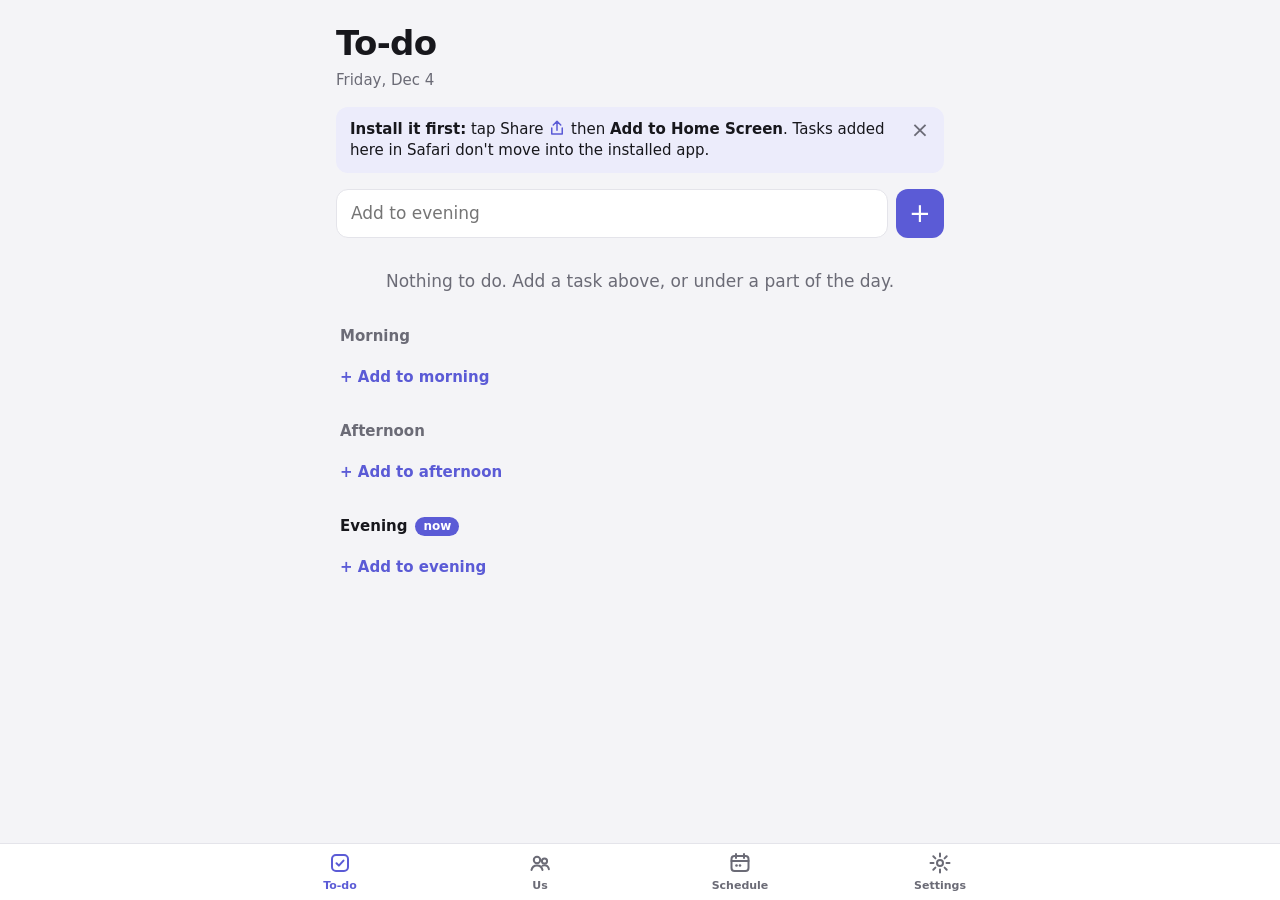
<file: index.html>
<!doctype html>
<html lang="en">
<head>
<meta charset="utf-8">
<meta name="viewport" content="width=device-width, initial-scale=1, viewport-fit=cover">
<!-- Safety: only this app's own files may load or run; the only other site it may talk to is its own account server -->
<meta http-equiv="Content-Security-Policy" content="default-src 'self'; connect-src 'self' https://jgljhwydqghnmutywkzp.supabase.co wss://jgljhwydqghnmutywkzp.supabase.co; img-src 'self' data: blob:; object-src 'none'; base-uri 'none'; form-action 'none'">
<title>Daily</title>
<meta name="theme-color" content="#f4f4f7" media="(prefers-color-scheme: light)">
<meta name="theme-color" content="#0f0f12" media="(prefers-color-scheme: dark)">
<meta name="mobile-web-app-capable" content="yes">
<meta name="apple-mobile-web-app-capable" content="yes">
<meta name="apple-mobile-web-app-status-bar-style" content="default">
<meta name="apple-mobile-web-app-title" content="Daily">
<link rel="manifest" href="manifest.webmanifest">
<link rel="apple-touch-icon" href="icons/icon-180.png">
<link rel="icon" href="icons/icon-192.png">
<link rel="stylesheet" href="app.css">
<script src="vendor/supabase-2.117.3.js" defer></script>
<script src="config.js" defer></script>
<script src="app.js" defer></script>
<script src="sync.js" defer></script>
<script src="together.js" defer></script>
<script src="together-view.js" defer></script>
<script src="schedule.js" defer></script>
</head>
<body>
<header class="top">
  <h1 id="title">To-do</h1>
  <p id="subtitle" class="sub"></p>
</header>

<div id="banner" class="banner" role="alert" hidden></div>

<main>
  <!-- To-do tab -->
  <section id="view-todo" class="view">
    <div id="install-tip" class="tip" hidden>
      <p><b>Install it first:</b> tap Share
        <svg class="inline-icon" viewBox="0 0 24 24" aria-label="Share icon"><path d="M12 3v12M7 8l5-5 5 5M5 12v8h14v-8" fill="none" stroke="currentColor" stroke-width="2" stroke-linecap="round" stroke-linejoin="round"/></svg>
        then <b>Add to Home Screen</b>. Tasks added here in Safari don't move into the installed app.</p>
      <button id="install-tip-close" class="icon-btn" type="button" aria-label="Hide tip">×</button>
    </div>

    <form id="add-form" class="add" autocomplete="off">
      <input id="add-input" type="text" placeholder="Add a task" maxlength="200" enterkeyhint="done" aria-label="New task">
      <button type="submit" class="add-btn" aria-label="Add task">+</button>
    </form>

    <p id="empty" class="empty" hidden>Nothing to do. Add a task above, or under a part of the day.</p>

    <!-- Morning / Afternoon / Evening (and Anytime when it has tasks), drawn by app.js -->
    <div id="parts"></div>

    <button id="clear-done" class="text-btn danger" type="button" hidden>Clear done tasks</button>
  </section>

  <!-- Us tab: plans and the shared list, drawn by together-view.js -->
  <section id="view-us" class="view" hidden>
    <div id="us-root"></div>
  </section>

  <!-- Schedule tab: month + agenda for everyone you share a space with, drawn by schedule.js -->
  <section id="view-schedule" class="view" hidden>
    <div id="schedule-root"></div>
  </section>

  <!-- Settings tab -->
  <section id="view-settings" class="view" hidden>
    <div class="card">
      <h2>Account</h2>
      <form id="signin-form" class="account-form" autocomplete="on" hidden>
        <input id="signin-email" type="email" placeholder="Email" autocomplete="username" aria-label="Email"
          autocapitalize="off" spellcheck="false">
        <input id="signin-password" type="password" placeholder="Password" autocomplete="current-password"
          aria-label="Password">
        <button id="signin-btn" class="btn primary" type="submit">Sign in</button>
      </form>
      <!-- New people: an invite code from someone in the family makes the account -->
      <details id="join-box" hidden>
        <summary class="btn">New here? Join with a code</summary>
        <form id="join-form" class="account-form" autocomplete="on">
          <input id="join-code" type="text" maxlength="6" placeholder="6-letter code" aria-label="Invite code"
            autocapitalize="characters" autocomplete="off" spellcheck="false">
          <input id="join-name" type="text" maxlength="40" placeholder="Your first name" aria-label="Your name"
            autocomplete="given-name">
          <input id="join-email" type="email" placeholder="Email" autocomplete="username" aria-label="Email"
            autocapitalize="off" spellcheck="false">
          <input id="join-password" type="password" placeholder="Pick a password (8+ characters)"
            autocomplete="new-password" aria-label="Pick a password">
          <button id="join-btn" class="btn primary" type="submit">Join</button>
        </form>
      </details>
      <div id="account-in" hidden>
        <p>Signed in as <b id="account-email"></b></p>
        <button id="sync-now" class="btn" type="button">Sync now</button>
        <details id="password-box">
          <summary class="btn">Change password</summary>
          <form id="password-form" class="account-form">
            <input id="new-password" type="password" placeholder="New password (8+ characters)"
              autocomplete="new-password" aria-label="New password">
            <button class="btn primary" type="submit">Save new password</button>
          </form>
        </details>
        <button id="signout-btn" class="btn" type="button">Sign out</button>
      </div>
      <p id="sync-status" class="muted"></p>
    </div>

    <div class="card">
      <h2>Backup</h2>
      <p id="backup-status" class="muted"></p>
      <button id="export-btn" class="btn primary" type="button">Save a backup</button>
      <button id="import-btn" class="btn" type="button">Restore from a backup file</button>
      <button id="snapshot-btn" class="btn" type="button"></button>
      <input id="import-file" type="file" accept="application/json,.json" hidden>
    </div>

    <div class="card">
      <h2>Privacy</h2>
      <p id="privacy-text">Your tasks are stored only on this phone. Nothing is sent anywhere until you sign in. No tracking, no ads.</p>
      <p id="persist-status" class="muted"></p>
    </div>

    <div class="card">
      <h2>Install on iPhone</h2>
      <ol class="steps">
        <li>Open the app link in <b>Safari</b></li>
        <li>Tap <b>Share</b>, then <b>Add to Home Screen</b></li>
        <li>Open <b>Daily</b> from the home screen from now on</li>
      </ol>
    </div>

    <p class="muted center">Daily · version <span id="app-version"></span></p>
  </section>
</main>

<nav class="tabs">
  <button class="tab active" type="button" data-view="todo">
    <svg viewBox="0 0 24 24" aria-hidden="true"><rect x="4" y="4" width="16" height="16" rx="4" fill="none" stroke="currentColor" stroke-width="2"/><path d="M8.5 12.2l2.4 2.4 4.6-5" fill="none" stroke="currentColor" stroke-width="2" stroke-linecap="round" stroke-linejoin="round"/></svg>
    To-do
  </button>
  <button class="tab" type="button" data-view="us">
    <svg viewBox="0 0 24 24" aria-hidden="true"><circle cx="9" cy="9" r="3.2" fill="none" stroke="currentColor" stroke-width="2"/><circle cx="16.5" cy="10" r="2.6" fill="none" stroke="currentColor" stroke-width="2"/><path d="M3.5 19c.6-3 2.8-4.6 5.5-4.6s4.9 1.6 5.5 4.6M14.6 14.6c.6-.2 1.2-.3 1.9-.3 2.2 0 3.9 1.3 4.4 4" fill="none" stroke="currentColor" stroke-width="2" stroke-linecap="round"/></svg>
    <span>Us <span id="us-count" class="tab-count" hidden></span></span>
  </button>
  <button class="tab" type="button" data-view="schedule">
    <svg viewBox="0 0 24 24" aria-hidden="true"><rect x="3.5" y="5" width="17" height="15" rx="3" fill="none" stroke="currentColor" stroke-width="2"/><path d="M3.5 10h17M8 3v4M16 3v4" fill="none" stroke="currentColor" stroke-width="2" stroke-linecap="round"/><circle cx="8.5" cy="14.5" r="1.3" fill="currentColor"/><circle cx="12" cy="14.5" r="1.3" fill="currentColor"/></svg>
    Schedule
  </button>
  <button class="tab" type="button" data-view="settings">
    <svg viewBox="0 0 24 24" aria-hidden="true"><circle cx="12" cy="12" r="3" fill="none" stroke="currentColor" stroke-width="2"/><path d="M12 2.5v3M12 18.5v3M2.5 12h3M18.5 12h3M5.3 5.3l2.1 2.1M16.6 16.6l2.1 2.1M5.3 18.7l2.1-2.1M16.6 7.4l2.1-2.1" stroke="currentColor" stroke-width="2" stroke-linecap="round"/></svg>
    Settings
  </button>
</nav>

<div id="toast" class="toast" role="status" hidden>
  <span id="toast-text"></span>
  <button id="toast-undo" type="button" hidden>Undo</button>
</div>
</body>
</html>
</file>
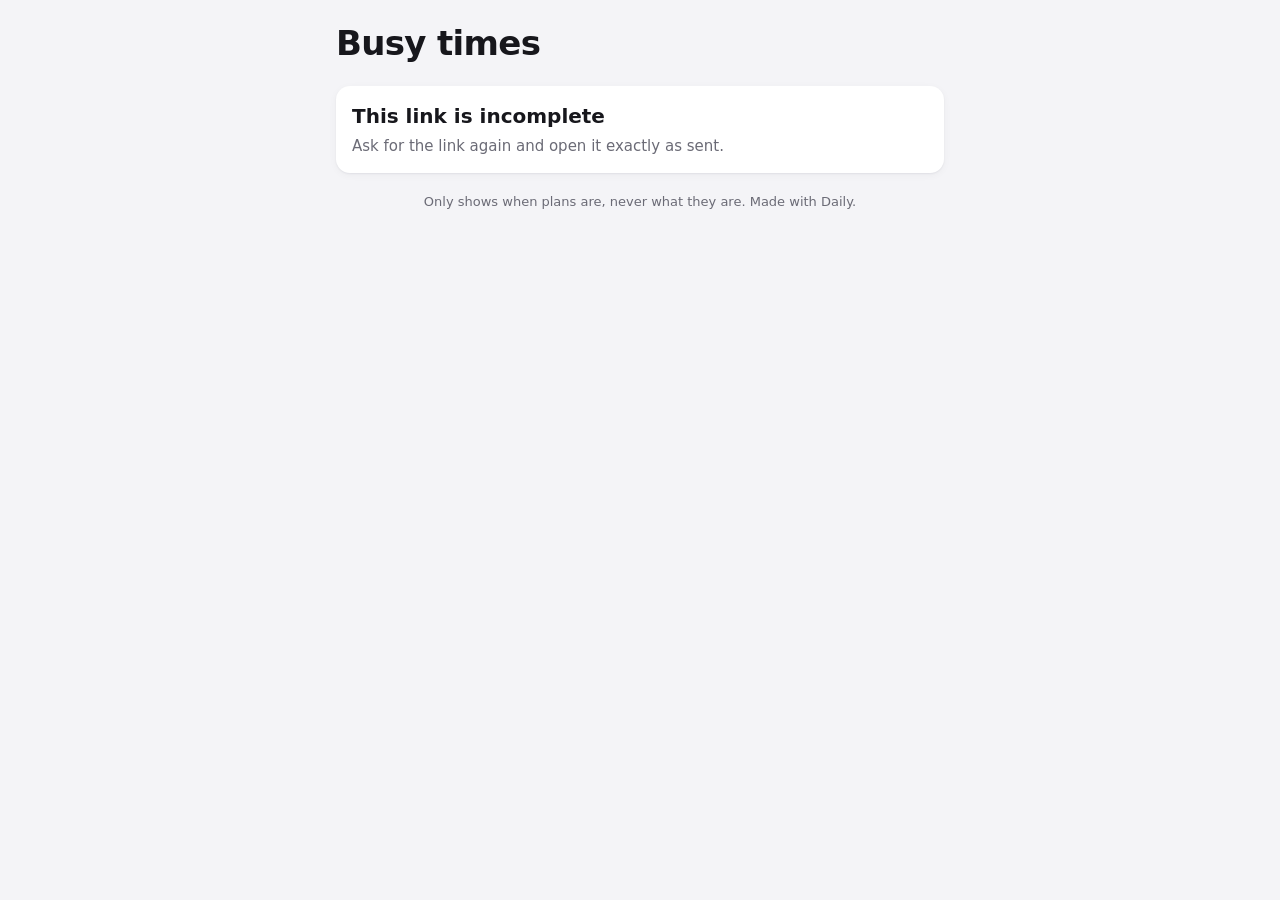
<file: busy.html>
<!doctype html>
<html lang="en">
<head>
<meta charset="utf-8">
<meta name="viewport" content="width=device-width, initial-scale=1, viewport-fit=cover">
<!-- Safety: only this app's own files may load or run; the only other site it may talk to is its own account server -->
<meta http-equiv="Content-Security-Policy" content="default-src 'self'; connect-src 'self' https://jgljhwydqghnmutywkzp.supabase.co; img-src 'self' data:; object-src 'none'; base-uri 'none'; form-action 'none'">
<meta name="referrer" content="no-referrer">
<meta name="robots" content="noindex">
<title>Busy times</title>
<meta name="theme-color" content="#f4f4f7" media="(prefers-color-scheme: light)">
<meta name="theme-color" content="#0f0f12" media="(prefers-color-scheme: dark)">
<link rel="icon" href="icons/icon-192.png">
<link rel="stylesheet" href="app.css">
<script src="config.js" defer></script>
<script src="busy.js" defer></script>
</head>
<body>
<header class="top">
  <h1 id="busy-title">Busy times</h1>
  <p id="busy-sub" class="sub">Loading…</p>
</header>
<main>
  <div id="busy-root"></div>
  <p class="muted small center busy-foot">Only shows when plans are, never what they are. Made with Daily.</p>
</main>
</body>
</html>
</file>
<file: app.css>
/* Daily App styles. Colors are tokens on :root; dark mode follows the phone's setting. */
:root {
  --bg: #f4f4f7;
  --card: #ffffff;
  --text: #17171c;
  --muted: #6b6b76;
  --line: #e4e4ea;
  --accent: #5b5bd6;
  --accent-text: #ffffff;
  --danger: #c93a50;
  --done: #9a9aa5;
  --tip: #ececfb;
  --shadow: 0 1px 2px rgba(20, 20, 40, .06), 0 2px 8px rgba(20, 20, 40, .04);
  color-scheme: light dark;
}
@media (prefers-color-scheme: dark) {
  :root {
    --bg: #0f0f12;
    --card: #1b1b20;
    --text: #f2f2f5;
    --muted: #9b9ba6;
    --line: #2a2a31;
    --accent: #8b8bf0;
    --accent-text: #0f0f12;
    --danger: #ff6b81;
    --done: #6c6c76;
    --tip: #22223a;
    --shadow: none;
  }
}

* { box-sizing: border-box; }
[hidden] { display: none !important; }
/* App feel: no double-tap zoom (pinch zoom still works), no text-select popup when holding a task.
   Typing boxes stay selectable. */
html { -webkit-text-size-adjust: 100%; touch-action: manipulation; }
body { -webkit-user-select: none; user-select: none; -webkit-touch-callout: none; }
input, textarea { -webkit-user-select: text; user-select: text; }
body {
  margin: 0;
  min-height: 100dvh;
  background: var(--bg);
  color: var(--text);
  font: 17px/1.4 -apple-system, BlinkMacSystemFont, "SF Pro Text", system-ui, sans-serif;
  /* Room for the iPhone notch at the top and the tab bar + home bar at the bottom */
  padding: env(safe-area-inset-top) 0 calc(72px + env(safe-area-inset-bottom));
  -webkit-tap-highlight-color: transparent;
}
button { font: inherit; color: inherit; cursor: pointer; transition: transform .08s ease, opacity .08s ease; }
/* Pressed look, so every tap answers right away */
button:active { transform: scale(.95); opacity: .7; }
@media (prefers-reduced-motion: reduce) {
  *, ::before, ::after { transition: none !important; }
  button:active { transform: none; }
}

.top, main { max-width: 640px; margin: 0 auto; }
.top { padding: 20px 16px 4px; }
h1 { margin: 0; font-size: 34px; font-weight: 700; letter-spacing: -0.02em; }
.sub { margin: 2px 0 0; color: var(--muted); font-size: 15px; }
main { padding: 12px 16px 24px; }

.banner {
  max-width: 608px; margin: 8px auto 0; padding: 12px 14px; border-radius: 12px;
  background: var(--danger); color: #fff; font-size: 15px;
}

/* Add-a-task row. 17px text stops iPhone from zooming in when typing. */
.add { display: flex; gap: 8px; margin-bottom: 16px; }
.add input {
  flex: 1; min-width: 0; padding: 12px 14px; font: inherit;
  border: 1px solid var(--line); border-radius: 12px; background: var(--card); color: var(--text);
}
.add input:focus { outline: 2px solid var(--accent); outline-offset: -1px; border-color: transparent; }
.add-btn {
  flex: none; width: 48px; border: 0; border-radius: 12px;
  background: var(--accent); color: var(--accent-text); font-size: 26px; line-height: 1;
}

/* Task lists */
.list {
  list-style: none; margin: 0; padding: 0; overflow: hidden;
  background: var(--card); border-radius: 14px; box-shadow: var(--shadow);
}
.list:empty { display: none; }
.item { display: flex; align-items: center; gap: 2px; min-height: 52px; padding: 0 4px 0 4px; border-top: 1px solid var(--line); }
.item:first-child { border-top: 0; }
.check { flex: none; width: 44px; height: 44px; display: grid; place-items: center; padding: 0; border: 0; background: none; }
.check span {
  width: 24px; height: 24px; display: grid; place-items: center;
  border: 2px solid var(--muted); border-radius: 50%; transition: background .15s, border-color .15s;
}
.check svg { width: 14px; height: 14px; opacity: 0; color: var(--accent-text); }
.item.done .check span { background: var(--accent); border-color: var(--accent); }
.item.done .check svg { opacity: 1; }
.text { flex: 1; min-width: 0; padding: 13px 0; overflow-wrap: anywhere; }
.item.done .text { color: var(--done); text-decoration: line-through; }
.edit { flex: 1; min-width: 0; padding: 13px 0; border: 0; outline: none; background: transparent; color: var(--text); font: inherit; }
.del { flex: none; width: 44px; height: 44px; padding: 0; border: 0; background: none; color: var(--muted); font-size: 22px; }

.empty { margin: 32px 0; text-align: center; color: var(--muted); }

/* Parts of the day */
.part { margin-bottom: 22px; }
.part-head {
  display: flex; align-items: center; gap: 8px; margin: 0 4px 8px;
  font-size: 15px; font-weight: 600; color: var(--muted);
}
.part.now .part-head { color: var(--text); }
.now-pill {
  padding: 1px 8px; border-radius: 999px;
  background: var(--accent); color: var(--accent-text); font-size: 12px; font-weight: 700;
}
.part-count { margin-left: auto; font-size: 13px; font-weight: 400; color: var(--muted); }
.add-to {
  display: block; width: 100%; min-height: 44px; padding: 8px 4px; border: 0; background: none;
  text-align: left; color: var(--accent); font-size: 15px; font-weight: 600;
}
.add-inline {
  display: block; width: 100%; margin-top: 8px; padding: 12px 14px; font: inherit;
  border: 0; border-radius: 12px; outline: 2px solid var(--accent); outline-offset: -1px;
  background: var(--card); color: var(--text);
}
.item.editing { flex-wrap: wrap; }
.move { display: flex; flex-wrap: wrap; gap: 6px; width: 100%; padding: 0 8px 12px 46px; }
.move button { min-height: 44px; padding: 10px 14px; border: 1px solid var(--line); border-radius: 999px; background: var(--bg); font-size: 14px; }
.move button.on { border-color: var(--accent); background: var(--accent); color: var(--accent-text); }

.text-btn { display: block; margin: 12px auto 0; padding: 10px 16px; border: 0; background: none; font-size: 15px; }
.danger { color: var(--danger); }

/* Install tip */
.tip {
  display: flex; align-items: flex-start; gap: 8px; margin-bottom: 16px;
  padding: 12px 6px 12px 14px; border-radius: 12px; background: var(--tip); font-size: 15px;
}
.tip p { margin: 0; flex: 1; }
.inline-icon { width: 18px; height: 18px; vertical-align: -3px; color: var(--accent); }
.icon-btn { flex: none; width: 36px; height: 36px; margin-top: -6px; border: 0; background: none; color: var(--muted); font-size: 22px; }

/* Settings */
.card { margin-bottom: 16px; padding: 16px; border-radius: 14px; background: var(--card); box-shadow: var(--shadow); }
.card h2 { margin: 0 0 6px; font-size: 20px; }
.card p { margin: 0 0 12px; }
.card p:last-child { margin-bottom: 0; }
.muted { color: var(--muted); font-size: 15px; }
.center { text-align: center; }
.steps { margin: 0; padding-left: 22px; }
.steps li { margin: 4px 0; }
.btn {
  display: block; width: 100%; margin-top: 8px; padding: 13px 16px;
  border: 1px solid var(--line); border-radius: 12px; background: var(--bg); text-align: center;
}
.btn.primary { border-color: var(--accent); background: var(--accent); color: var(--accent-text); font-weight: 600; }
.btn:disabled { opacity: .5; }

/* Account (sign-in) */
.account-form input {
  display: block; width: 100%; margin-top: 8px; padding: 12px 14px; font: inherit;
  border: 1px solid var(--line); border-radius: 12px; background: var(--bg); color: var(--text);
}
.account-form input:focus { outline: 2px solid var(--accent); outline-offset: -1px; border-color: transparent; }
#password-box summary { list-style: none; cursor: pointer; }
#password-box summary::-webkit-details-marker { display: none; }
#sync-status { margin-top: 12px; }

/* Us tab: plans and the shared list */
.us-head { margin: 22px 4px 8px; font-size: 15px; font-weight: 600; color: var(--muted); }
.us-msg { margin: 0 0 12px; padding: 10px 14px; border-radius: 12px; background: var(--tip); font-size: 15px; }
.plan-card {
  margin-bottom: 10px; padding: 14px 16px; border-radius: 14px; background: var(--card); box-shadow: var(--shadow);
  border: 2px solid var(--accent);
}
.plan-card.quiet { border-color: transparent; }
.plan-title { font-size: 17px; font-weight: 600; overflow-wrap: anywhere; }
.small { font-size: 13px; }
.btn-row { display: flex; gap: 8px; }
.btn-row .btn { flex: 1; }
.btn-row.three .btn { padding-left: 6px; padding-right: 6px; }
.btn.suggest { margin: 4px 0 6px; }
.plan-fields input[type="text"], .plan-fields input[type="date"], .plan-fields input[type="time"] {
  display: block; width: 100%; margin-top: 8px; padding: 12px 14px; font: inherit;
  border: 1px solid var(--line); border-radius: 12px; background: var(--bg); color: var(--text);
}
.plan-fields .move { padding: 8px 0 0; }
.plan-fields label { display: block; margin-top: 8px; }
.plan-head {
  display: flex; align-items: baseline; justify-content: space-between; gap: 10px; width: 100%; min-height: 32px;
  padding: 0; border: 0; background: none; color: var(--text); text-align: left;
}
.plan-more-hint { flex: none; color: var(--accent); font-size: 14px; font-weight: 600; }
.plan-more { margin-top: 10px; padding-top: 10px; border-top: 1px solid var(--line); }
.plan-details { margin: 0 0 4px; white-space: pre-wrap; overflow-wrap: anywhere; }
.plan-more textarea, .plan-fields textarea {
  display: block; width: 100%; margin-top: 8px; padding: 12px 14px; font: inherit; resize: vertical;
  border: 1px solid var(--line); border-radius: 12px; background: var(--bg); color: var(--text);
}
.text-btn.left { margin: 4px 0 0; padding: 10px 0; color: var(--accent); }
.history-head { margin-top: 10px; }
.history-drop { margin-top: 10px; }
.history-drop summary {
  min-height: 44px; display: flex; align-items: center; gap: 6px; list-style: none;
  color: var(--muted); font-size: 14px; font-weight: 600; cursor: pointer;
}
.history-drop summary::-webkit-details-marker { display: none; }
.history-drop summary::before { content: "\25B8"; font-size: 12px; transition: transform .15s; }
.history-drop[open] summary::before { transform: rotate(90deg); }
.plan-note { margin-top: 6px; font-size: 15px; font-style: italic; overflow-wrap: anywhere; }
.plan-note .by { font-style: normal; }
.notes { margin: 4px 0 0; padding-left: 18px; font-size: 15px; overflow-wrap: anywhere; }
.notes li { margin: 2px 0; }
.history { margin: 4px 0 0; padding-left: 18px; font-size: 13px; color: var(--muted); }
.by { color: var(--muted); font-size: 13px; text-decoration: none; }
.plan-row .text { padding-left: 12px; }
.past summary { font-weight: 600; cursor: pointer; }
.past .plan-card { margin-top: 10px; box-shadow: none; background: var(--bg); }
.invite .code { margin: 8px 0; font-size: 34px; font-weight: 700; letter-spacing: .18em; text-align: center; }
details.invite summary { font-weight: 600; cursor: pointer; }
details.people-box summary { font-weight: 600; cursor: pointer; }
.people { margin: 10px 0 4px; padding: 0; list-style: none; }
.person { display: flex; align-items: center; justify-content: space-between; gap: 8px; min-height: 44px; border-top: 1px solid var(--line); }
.person .text-btn { margin: 0; padding: 10px 0; }
.sr-only { position: absolute; width: 1px; height: 1px; overflow: hidden; clip: rect(0 0 0 0); white-space: nowrap; }
#join-box { margin-top: 12px; }
#join-box summary { list-style: none; cursor: pointer; }
#join-box summary::-webkit-details-marker { display: none; }
/* Space chips: one per shared space, with its waiting count; scrolls sideways when there are many */
.space-bar { display: flex; gap: 6px; margin: 0 0 12px; overflow-x: auto; scrollbar-width: none; }
.space-bar::-webkit-scrollbar { display: none; }
.space-chip {
  flex: none; display: inline-flex; align-items: center; gap: 6px; min-height: 44px; max-width: 70%; padding: 10px 16px;
  border: 1px solid var(--line); border-radius: 999px; background: var(--card); color: var(--text); font-size: 15px;
  white-space: nowrap; overflow: hidden; text-overflow: ellipsis;
}
.space-chip.on { border-color: var(--accent); background: var(--accent); color: var(--accent-text); }
.chip-count {
  min-width: 20px; padding: 1px 6px; border-radius: 999px; background: var(--danger); color: #fff;
  font-size: 12px; font-weight: 700; text-align: center;
}
/* Busy page (busy.html) and the busy-link card */
.busy-day h2 { font-size: 17px; }
.busy-row { display: flex; justify-content: space-between; align-items: baseline; gap: 10px; padding: 6px 0; border-top: 1px solid var(--line); }
.busy-row:first-of-type { border-top: 0; }
.busy-when { font-weight: 600; }
.busy-foot { margin-top: 20px; }
.link-box { margin: 8px 0; padding: 10px 12px; border-radius: 10px; background: var(--bg); font-size: 13px; overflow-wrap: anywhere; -webkit-user-select: all; user-select: all; }
.tab-count {
  display: inline-block; min-width: 18px; padding: 0 5px; border-radius: 999px;
  background: var(--danger); color: #fff; font-size: 11px; line-height: 18px; text-align: center;
}

/* Bottom tab bar */
.tabs {
  position: fixed; left: 0; right: 0; bottom: 0; display: flex; justify-content: center;
  padding-bottom: env(safe-area-inset-bottom);
  background: var(--card); border-top: 1px solid var(--line);
}
.tab {
  flex: 1; max-width: 200px; height: 56px; border: 0; background: none; color: var(--muted);
  display: flex; flex-direction: column; align-items: center; justify-content: center; gap: 3px;
  font-size: 11px; font-weight: 600;
}
.tab svg { width: 24px; height: 24px; }
.tab.active { color: var(--accent); }

/* Toast with Undo */
.toast {
  position: fixed; left: 16px; right: 16px; bottom: calc(68px + env(safe-area-inset-bottom));
  max-width: 480px; margin: 0 auto; display: flex; align-items: center; justify-content: space-between; gap: 12px;
  padding: 10px 8px 10px 16px; border-radius: 12px; background: #23232a; color: #fff; font-size: 15px;
  box-shadow: 0 4px 16px rgba(0, 0, 0, .2);
}
.toast button { min-height: 44px; padding: 8px 14px; border: 0; background: none; color: #a9a9ff; font-weight: 700; }

/* Schedule tab (schedule.js): month strip + agenda, inspired by Outlook */
.sched-head { display: flex; align-items: center; gap: 8px; margin: 0 0 12px; }
.sched-head b { flex: 1; text-align: center; font-size: 18px; }
.navbtn { min-width: 44px; min-height: 44px; padding: 0 12px; border: 1px solid var(--line); border-radius: 999px; background: var(--card); color: var(--text); font-size: 18px; }
.navbtn.today-btn { font-size: 14px; font-weight: 600; color: var(--accent); }
.sched-people .space-chip { min-height: 40px; padding: 8px 14px; font-size: 14px; }
.dot { display: inline-block; width: 9px; height: 9px; border-radius: 50%; flex: none; }
.sched-month { display: grid; grid-template-columns: repeat(7, 1fr); gap: 3px; margin: 10px 0 4px; }
.sched-month .wd { text-align: center; color: var(--muted); font-size: 12px; padding-bottom: 2px; }
.sched-month .day { min-height: 46px; padding: 4px 0 3px; border: 1px solid transparent; border-radius: 10px; background: var(--card); color: var(--text);
  display: flex; flex-direction: column; align-items: center; gap: 3px; font-size: 14px; }
.sched-month .day.other { color: var(--done); background: transparent; }
.sched-month .day.today .num { color: var(--accent); font-weight: 800; }
.sched-month .day.sel { border-color: var(--accent); }
.sched-month .day.free-all { background: rgba(47, 158, 110, .28); }
.sched-month .day.free-some { background: rgba(47, 158, 110, .11); }
.sched-month .dots { display: flex; gap: 2px; height: 7px; align-items: center; }
.sched-month .dots i { width: 6px; height: 6px; border-radius: 50%; display: block; }
.sched-month .dots em { font-size: 9px; font-style: normal; color: var(--muted); }
.sw { display: inline-block; width: 12px; height: 12px; border-radius: 3px; vertical-align: -2px; }
.sw.free-all { background: rgba(47, 158, 110, .45); }
.sw.free-some { background: rgba(47, 158, 110, .18); }
.sched-agenda .ag-day { margin: 14px 0 4px; font-size: 15px; }
.sched-agenda .ag-day span { color: var(--muted); font-weight: 400; }
.sched-agenda .ag-free { color: #2f9e6e; }
.ag { display: flex; align-items: stretch; gap: 10px; width: 100%; min-height: 44px; padding: 6px 0; border: 0; border-top: 1px solid var(--line);
  background: none; color: var(--text); text-align: left; font-size: 15px; }
.ag .bar { flex: none; width: 4px; border-radius: 2px; }
.ag .bar.tent { background: repeating-linear-gradient(45deg, var(--muted) 0 3px, transparent 3px 6px); }
.ag .when { flex: none; width: 92px; color: var(--muted); font-size: 13px; padding-top: 1px; }
.ag .what { flex: 1; min-width: 0; overflow-wrap: anywhere; }
.ag .what small { display: block; color: var(--muted); font-size: 13px; }
.sched-agenda .free { margin: 2px 0 6px; color: var(--muted); font-size: 13px; font-style: italic; }
.sched-foot { margin-top: 18px; }
.privacy { margin-top: 10px; }
.privacy .move { padding: 6px 0 0; }
</file>
